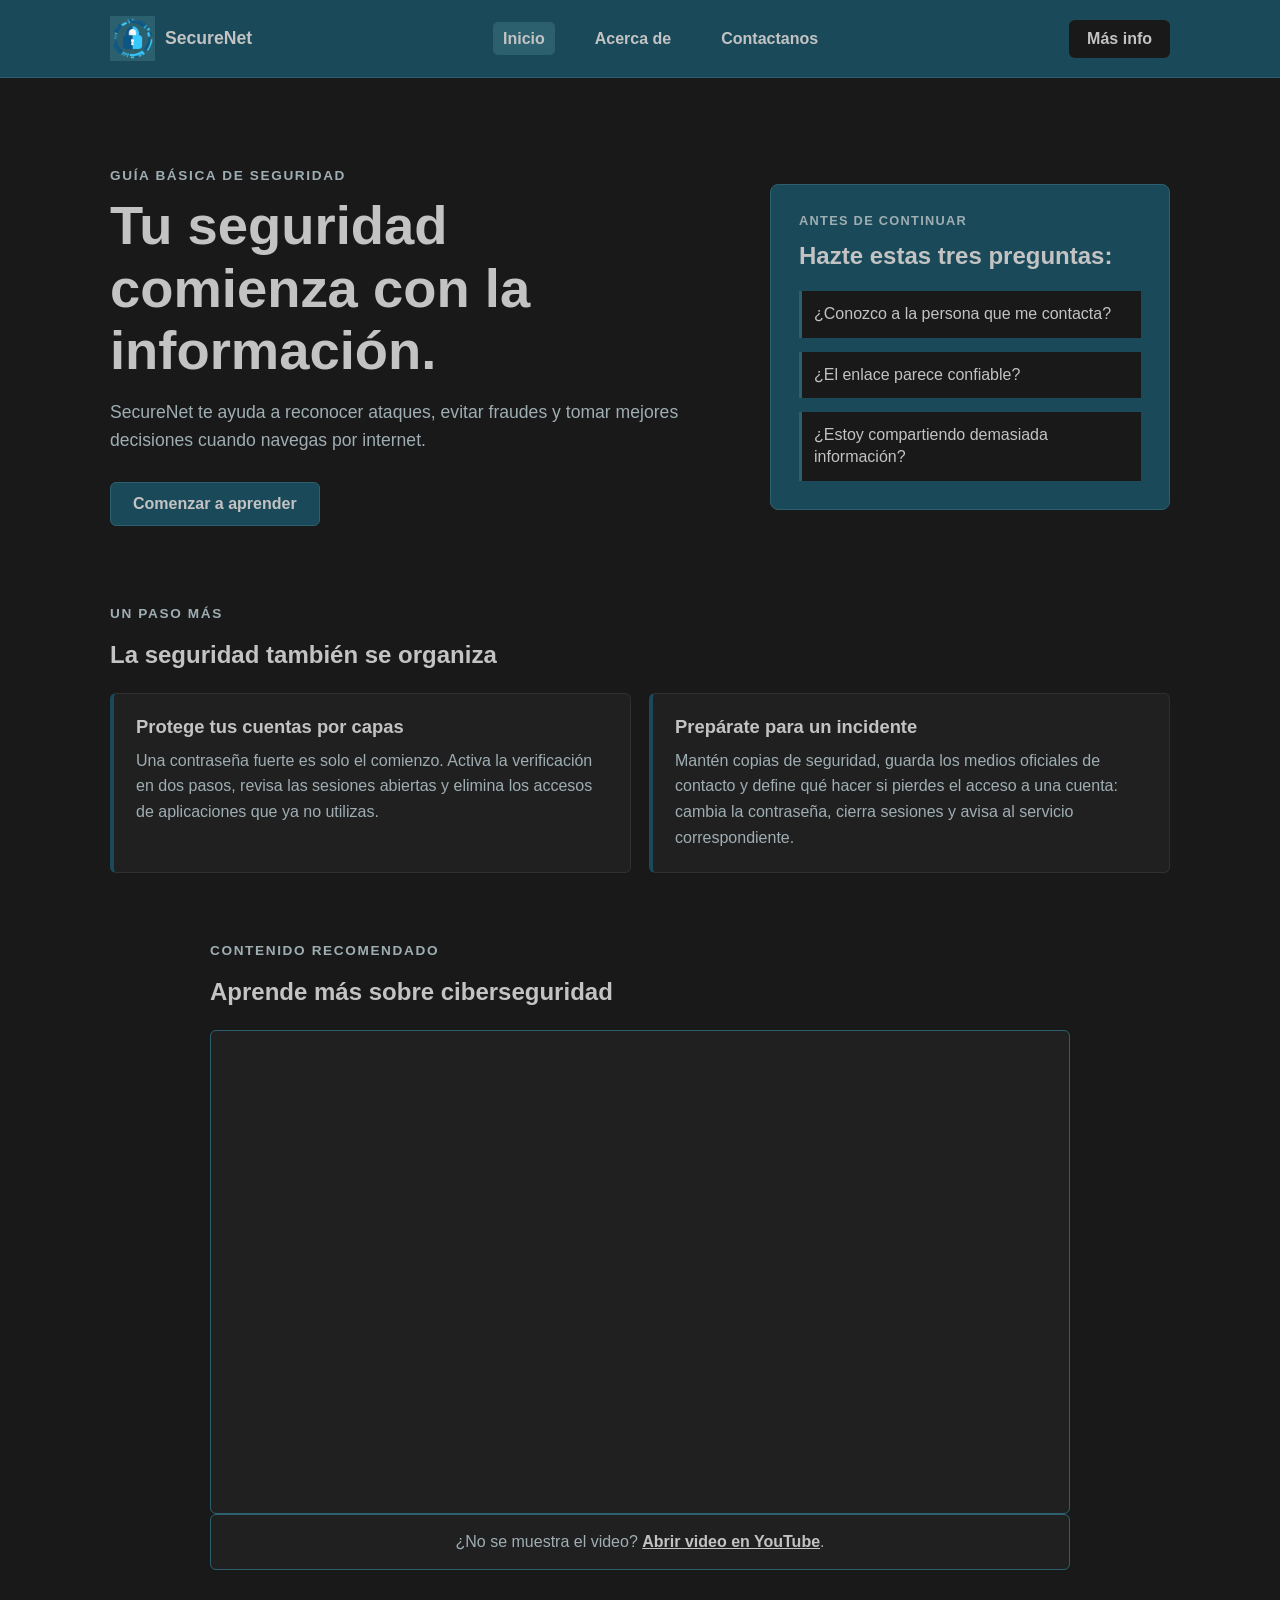
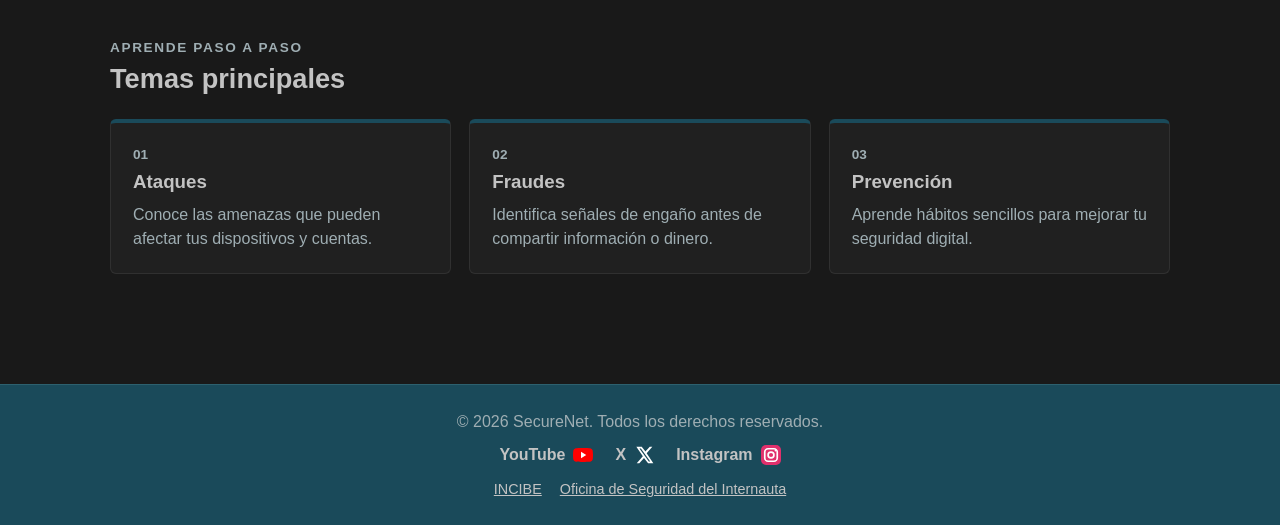
<file: index.html>
<!DOCTYPE html>
<html lang="en">
    <head>
        <meta charset="UTF-8">
        <meta name="viewport" content="width=device-width, initial-scale=1.0">

        <title>SecureNet</title>

        <!-- Hoja de estilos principal -->
        <link rel="stylesheet" href="CSS/css.css">
    </head>

    <body>
        <!-- Barra de navegación principal -->
        <nav class="nav" aria-label="Navegación principal">
            <div class="nav-container">
                <a href="index.html" class="brand">
                    <img src="IMG/logo.png" alt="Logo de SecureNet">
                    <span>SecureNet</span>
                </a>

                <ul class="nav-links">
                    <li><a class="active" href="index.html">Inicio</a></li>
                    <li><a href="about.html">Acerca de</a></li>
                    <li><a href="contact.html">Contactanos</a></li>
                </ul>

                <a class="nav-button" href="#informacion">Más info</a>
            </div>
        </nav>

        <main>
            <!-- Presentación principal del sitio -->
            <section class="hero" id="presentacion">
                <div class="hero-content">
                    <p class="eyebrow">Guía básica de seguridad</p>
                    <h1>Tu seguridad comienza con la información.</h1>
                    <p class="hero-text">
                        SecureNet te ayuda a reconocer ataques, evitar fraudes y tomar mejores decisiones cuando navegas por internet.
                    </p>
                    <a class="hero-button" href="info.html">Comenzar a aprender</a>
                </div>

                <div class="hero-panel">
                    <p class="panel-label">Antes de continuar</p>
                    <h2>Hazte estas tres preguntas:</h2>
                    <ul>
                        <li>¿Conozco a la persona que me contacta?</li>
                        <li>¿El enlace parece confiable?</li>
                        <li>¿Estoy compartiendo demasiada información?</li>
                    </ul>
                </div>
            </section>

            <!-- Información adicional sobre hábitos de seguridad digital -->
            <section class="more-info" id="informacion" aria-labelledby="more-info-title">
                <div class="section-heading">
                    <p class="eyebrow">Un paso más</p>
                    <h2 id="more-info-title">La seguridad también se organiza</h2>
                </div>
                <div class="more-info-grid">
                    <article class="more-info-block">
                        <h3>Protege tus cuentas por capas</h3>
                        <p>
                            Una contraseña fuerte es solo el comienzo. Activa la verificación en dos pasos, revisa las sesiones abiertas y elimina los accesos de aplicaciones que ya no utilizas.
                        </p>
                    </article>
                    <article class="more-info-block">
                        <h3>Prepárate para un incidente</h3>
                        <p>
                            Mantén copias de seguridad, guarda los medios oficiales de contacto y define qué hacer si pierdes el acceso a una cuenta: cambia la contraseña, cierra sesiones y avisa al servicio correspondiente.
                        </p>
                    </article>
                </div>
            </section>

            <!-- Video informativo sobre ciberseguridad -->
            <section class="video-section" aria-labelledby="video-title">
                <div class="section-heading">
                    <p class="eyebrow">Contenido recomendado</p>
                    <h2 id="video-title">Aprende más sobre ciberseguridad</h2>
                </div>
                <div class="video-container">
                    <iframe width="560" height="315" src="https://www.youtube.com/embed/04eOotvqG7M?si=F395cG3tZ7GcmRjz" title="YouTube video player" frameborder="0" allow="accelerometer; autoplay; clipboard-write; encrypted-media; gyroscope; picture-in-picture; web-share" referrerpolicy="strict-origin-when-cross-origin" allowfullscreen></iframe>
                </div>
                <p class="video-fallback">
                    ¿No se muestra el video? <a href="https://www.youtube.com/watch?v=04eOotvqG7M" target="_blank" rel="noopener noreferrer">Abrir video en YouTube</a>.
                </p>
            </section>

            <!-- Resumen de los temas que ofrece el sitio -->
            <section class="topics" aria-labelledby="topics-title">
                <div class="section-heading">
                    <p class="eyebrow">Aprende paso a paso</p>
                    <h2 id="topics-title">Temas principales</h2>
                </div>
                <div class="topic-grid">
                    <a href="info.html#ataques" class="topic-card">
                        <span class="topic-number">01</span>
                        <h3>Ataques</h3>
                        <p>Conoce las amenazas que pueden afectar tus dispositivos y cuentas.</p>
                    </a>
                    <a href="info.html#fraudes" class="topic-card">
                        <span class="topic-number">02</span>
                        <h3>Fraudes</h3>
                        <p>Identifica señales de engaño antes de compartir información o dinero.</p>
                    </a>
                    <a href="info.html#prevencion" class="topic-card">
                        <span class="topic-number">03</span>
                        <h3>Prevención</h3>
                        <p>Aprende hábitos sencillos para mejorar tu seguridad digital.</p>
                    </a>
                </div>
            </section>
        </main>

        <!-- Pie de página con copyright y redes sociales -->
        <footer class="footer">
            <p>&copy; 2026 SecureNet. Todos los derechos reservados.</p>
            <nav class="social-links" aria-label="Redes sociales">
                <a href="#">
                    YouTube
                    <img src="IMG/youtube.svg" alt="">
                </a>
                <a href="#">
                    X
                    <img src="IMG/xlogo.svg" alt="">
                </a>
                <a href="#">
                    Instagram
                    <img src="IMG/ig.svg" alt="">
                </a>
            </nav>
            <nav class="resource-links" aria-label="Recursos externos de ciberseguridad">
                <a href="https://www.incibe.es/ciudadania" target="_blank" rel="noopener noreferrer">INCIBE</a>
                <a href="https://www.osi.es/es" target="_blank" rel="noopener noreferrer">Oficina de Seguridad del Internauta</a>
            </nav>
        </footer>
    </body>
</html>
</file>
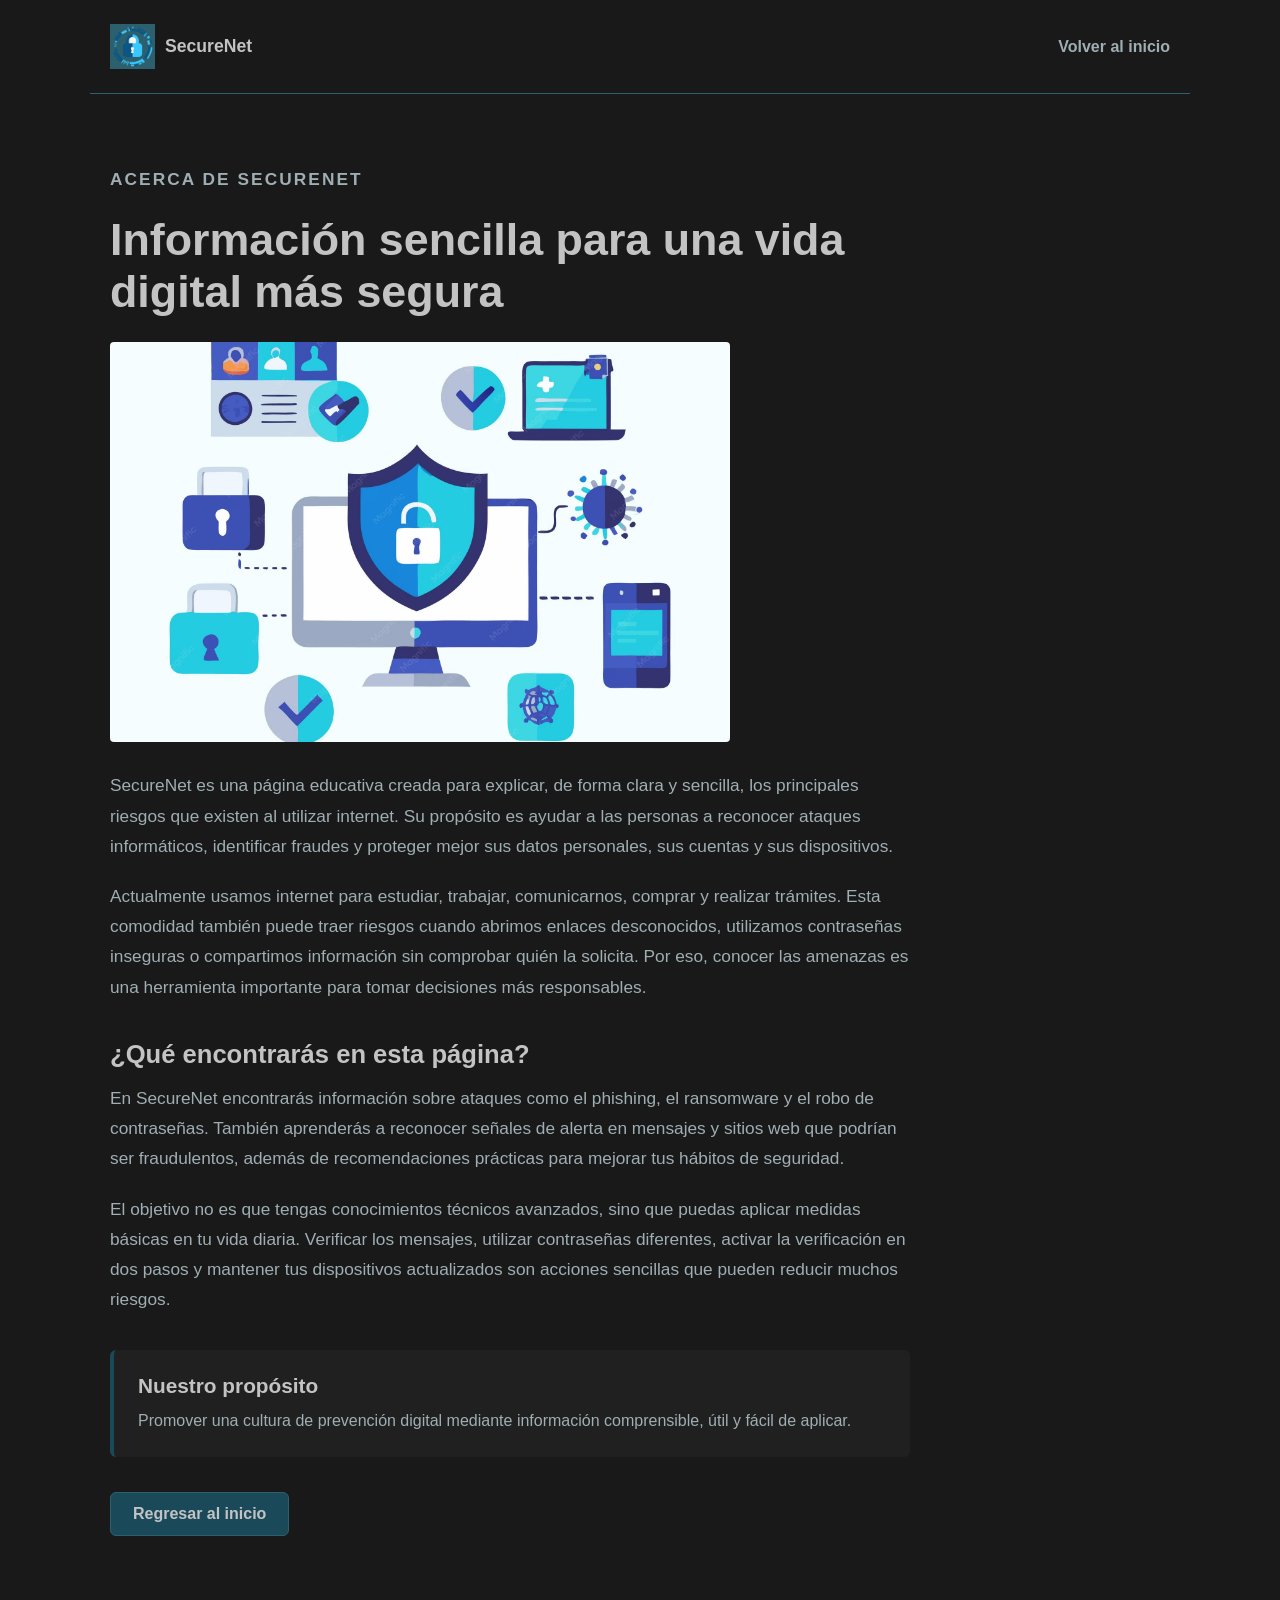
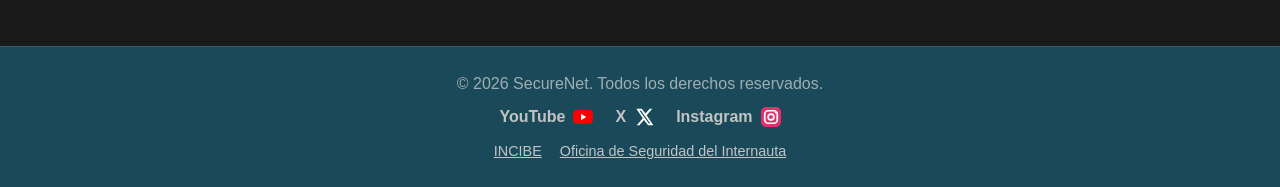
<file: about.html>
<!DOCTYPE html>
<html lang="es">
    <head>
        <meta charset="UTF-8">
        <meta name="viewport" content="width=device-width, initial-scale=1.0">

        <title>Acerca de | SecureNet</title>

        <link rel="stylesheet" href="CSS/css.css">
    </head>
    <body>
        <!-- Encabezado de la página -->
        <header class="info-header">
            <a class="brand" href="index.html">
                <img src="IMG/logo.png" alt="Logo de SecureNet">
                <span>SecureNet</span>
            </a>
            <a class="back-link" href="index.html">Volver al inicio</a>
        </header>

        <main class="info-page">
            <!-- Presentación del propósito de SecureNet -->
            <section class="about-content">
                <p class="eyebrow">Acerca de SecureNet</p>
                <h1>Información sencilla para una vida digital más segura</h1>
                <img src="IMG/ciber.png" alt="Seguridad cibernética">
                <p>
                    SecureNet es una página educativa creada para explicar, de forma clara y sencilla, los principales riesgos que existen al utilizar internet. Su propósito es ayudar a las personas a reconocer ataques informáticos, identificar fraudes y proteger mejor sus datos personales, sus cuentas y sus dispositivos.
                </p>

                <p>
                    Actualmente usamos internet para estudiar, trabajar, comunicarnos, comprar y realizar trámites. Esta comodidad también puede traer riesgos cuando abrimos enlaces desconocidos, utilizamos contraseñas inseguras o compartimos información sin comprobar quién la solicita. Por eso, conocer las amenazas es una herramienta importante para tomar decisiones más responsables.
                </p>

                <h2>¿Qué encontrarás en esta página?</h2>

                <p>
                    En SecureNet encontrarás información sobre ataques como el phishing, el ransomware y el robo de contraseñas. También aprenderás a reconocer señales de alerta en mensajes y sitios web que podrían ser fraudulentos, además de recomendaciones prácticas para mejorar tus hábitos de seguridad.
                </p>

                <p>
                    El objetivo no es que tengas conocimientos técnicos avanzados, sino que puedas aplicar medidas básicas en tu vida diaria. Verificar los mensajes, utilizar contraseñas diferentes, activar la verificación en dos pasos y mantener tus dispositivos actualizados son acciones sencillas que pueden reducir muchos riesgos.
                </p>

                <div class="about-highlight">
                    <h2>Nuestro propósito</h2>
                    <p>
                        Promover una cultura de prevención digital mediante información comprensible, útil y fácil de aplicar.
                    </p>
                </div>
            </section>

            <a class="hero-button info-button" href="index.html">Regresar al inicio</a>
        </main>

        <!-- Pie de página con copyright y redes sociales -->
        <footer class="footer">
            <p>&copy; 2026 SecureNet. Todos los derechos reservados.</p>
            <nav class="social-links" aria-label="Redes sociales">
                <a href="#">
                    YouTube
                    <img src="IMG/youtube.svg" alt="">
                </a>
                <a href="#">
                    X
                    <img src="IMG/xlogo.svg" alt="">
                </a>
                <a href="#">
                    Instagram
                    <img src="IMG/ig.svg" alt="">
                </a>
            </nav>
            <nav class="resource-links" aria-label="Recursos externos de ciberseguridad">
                <a href="https://www.incibe.es/ciudadania" target="_blank" rel="noopener noreferrer">INCIBE</a>
                <a href="https://www.osi.es/es" target="_blank" rel="noopener noreferrer">Oficina de Seguridad del Internauta</a>
            </nav>
        </footer>
    </body>
</html>
</file>
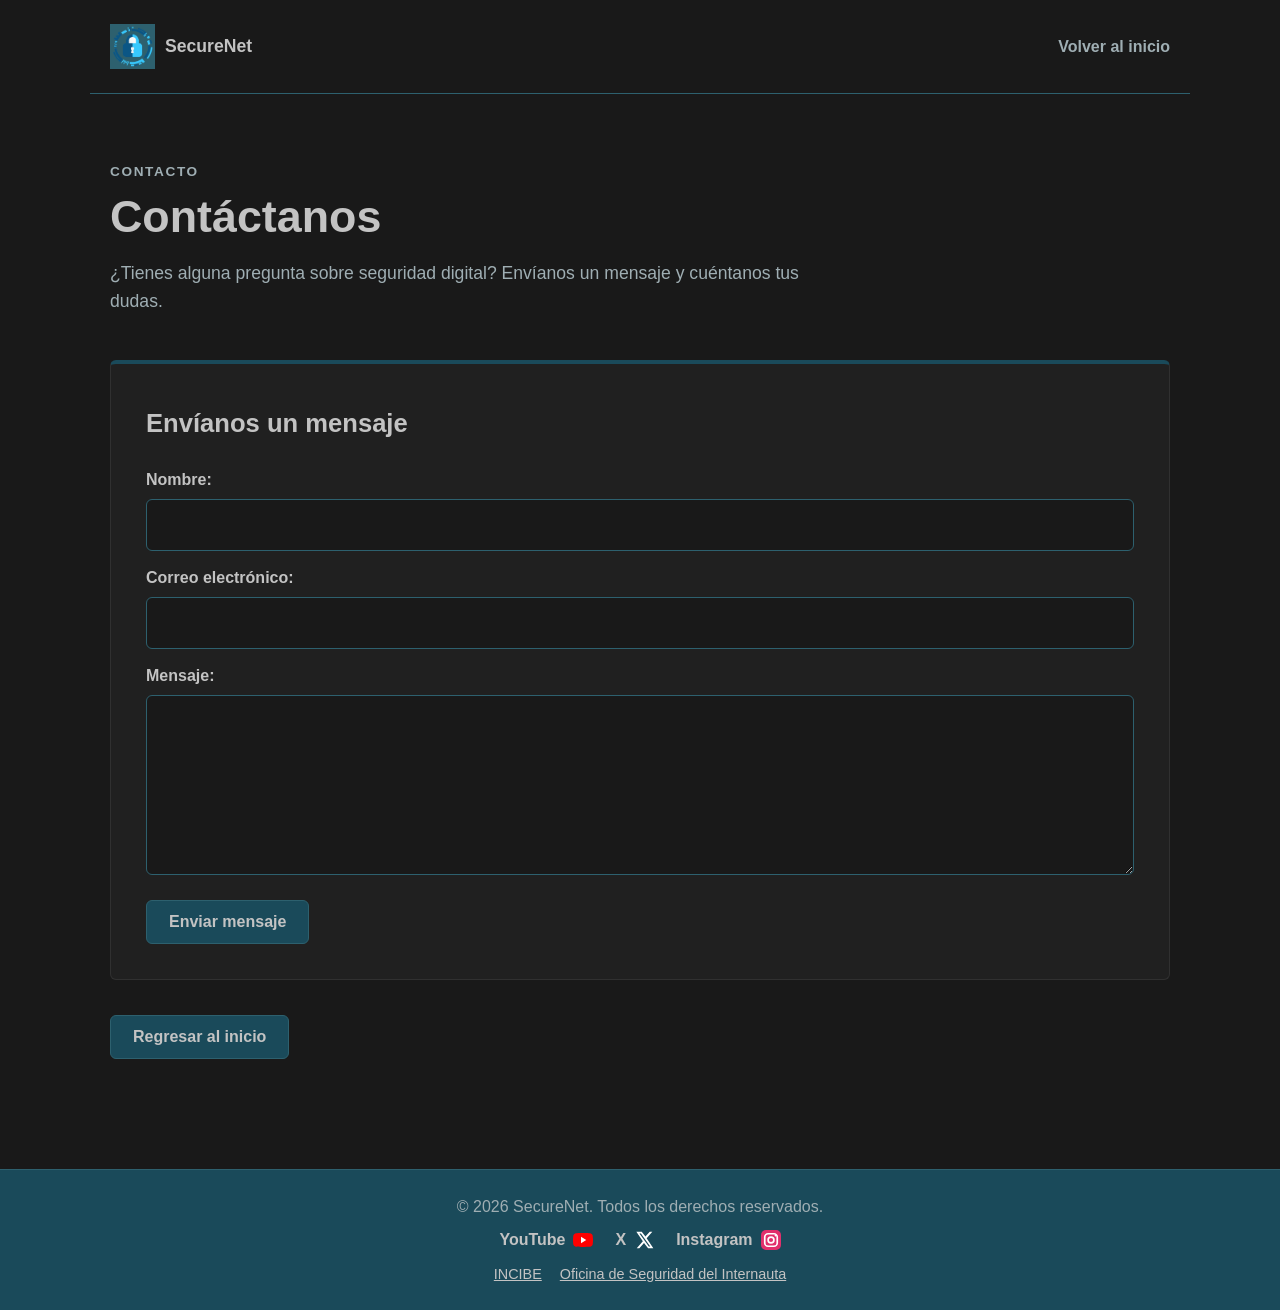
<file: contact.html>
<!DOCTYPE html>
<html lang="es">
    <head>
        <meta charset="UTF-8">
        <meta name="viewport" content="width=device-width, initial-scale=1.0">

        <title>Contacto | SecureNet</title>

        <link rel="stylesheet" href="CSS/css.css">
    </head>

    <body>

        <header class="info-header">

            <a class="brand" href="index.html">
                <img src="IMG/logo.png" alt="Logo de SecureNet">
                <span>SecureNet</span>
            </a>

            <a class="back-link" href="index.html">
                Volver al inicio
            </a>

        </header>


        <main class="info-page">

            <section class="info-intro">

                <p class="eyebrow">Contacto</p>

                <h1>Contáctanos</h1>

                <p>
                    ¿Tienes alguna pregunta sobre seguridad digital?
                    Envíanos un mensaje y cuéntanos tus dudas.
                </p>

            </section>


            <section class="info-grid">

                <article class="info-card">

                    <h2>Envíanos un mensaje</h2>

                    <form>

                        <label for="nombre">Nombre:</label>
                        <input
                            type="text"
                            id="nombre"
                            name="nombre"
                            required
                        >

                        <label for="correo">Correo electrónico:</label>
                        <input
                            type="email"
                            id="correo"
                            name="correo"
                            required
                        >

                        <label for="mensaje">Mensaje:</label>
                        <textarea
                            id="mensaje"
                            name="mensaje"
                            rows="6"
                            required
                        ></textarea>

                        <button type="submit" class="hero-button">
                            Enviar mensaje
                        </button>

                    </form>

                </article>

            </section>


            <a class="hero-button info-button" href="index.html">
                Regresar al inicio
            </a>

        </main>


        <footer class="footer">

            <p>
                &copy; 2026 SecureNet. Todos los derechos reservados.
            </p>

            <nav class="social-links" aria-label="Redes sociales">
                <a href="#">
                    YouTube
                    <img src="IMG/youtube.svg" alt="">
                </a>
                <a href="#">
                    X
                    <img src="IMG/xlogo.svg" alt="">
                </a>
                <a href="#">
                    Instagram
                    <img src="IMG/ig.svg" alt="">
                </a>
            </nav>
            <nav class="resource-links" aria-label="Recursos externos de ciberseguridad">
                <a href="https://www.incibe.es/ciudadania" target="_blank" rel="noopener noreferrer">INCIBE</a>
                <a href="https://www.osi.es/es" target="_blank" rel="noopener noreferrer">Oficina de Seguridad del Internauta</a>
            </nav>

        </footer>

    </body>
</html>
</file>
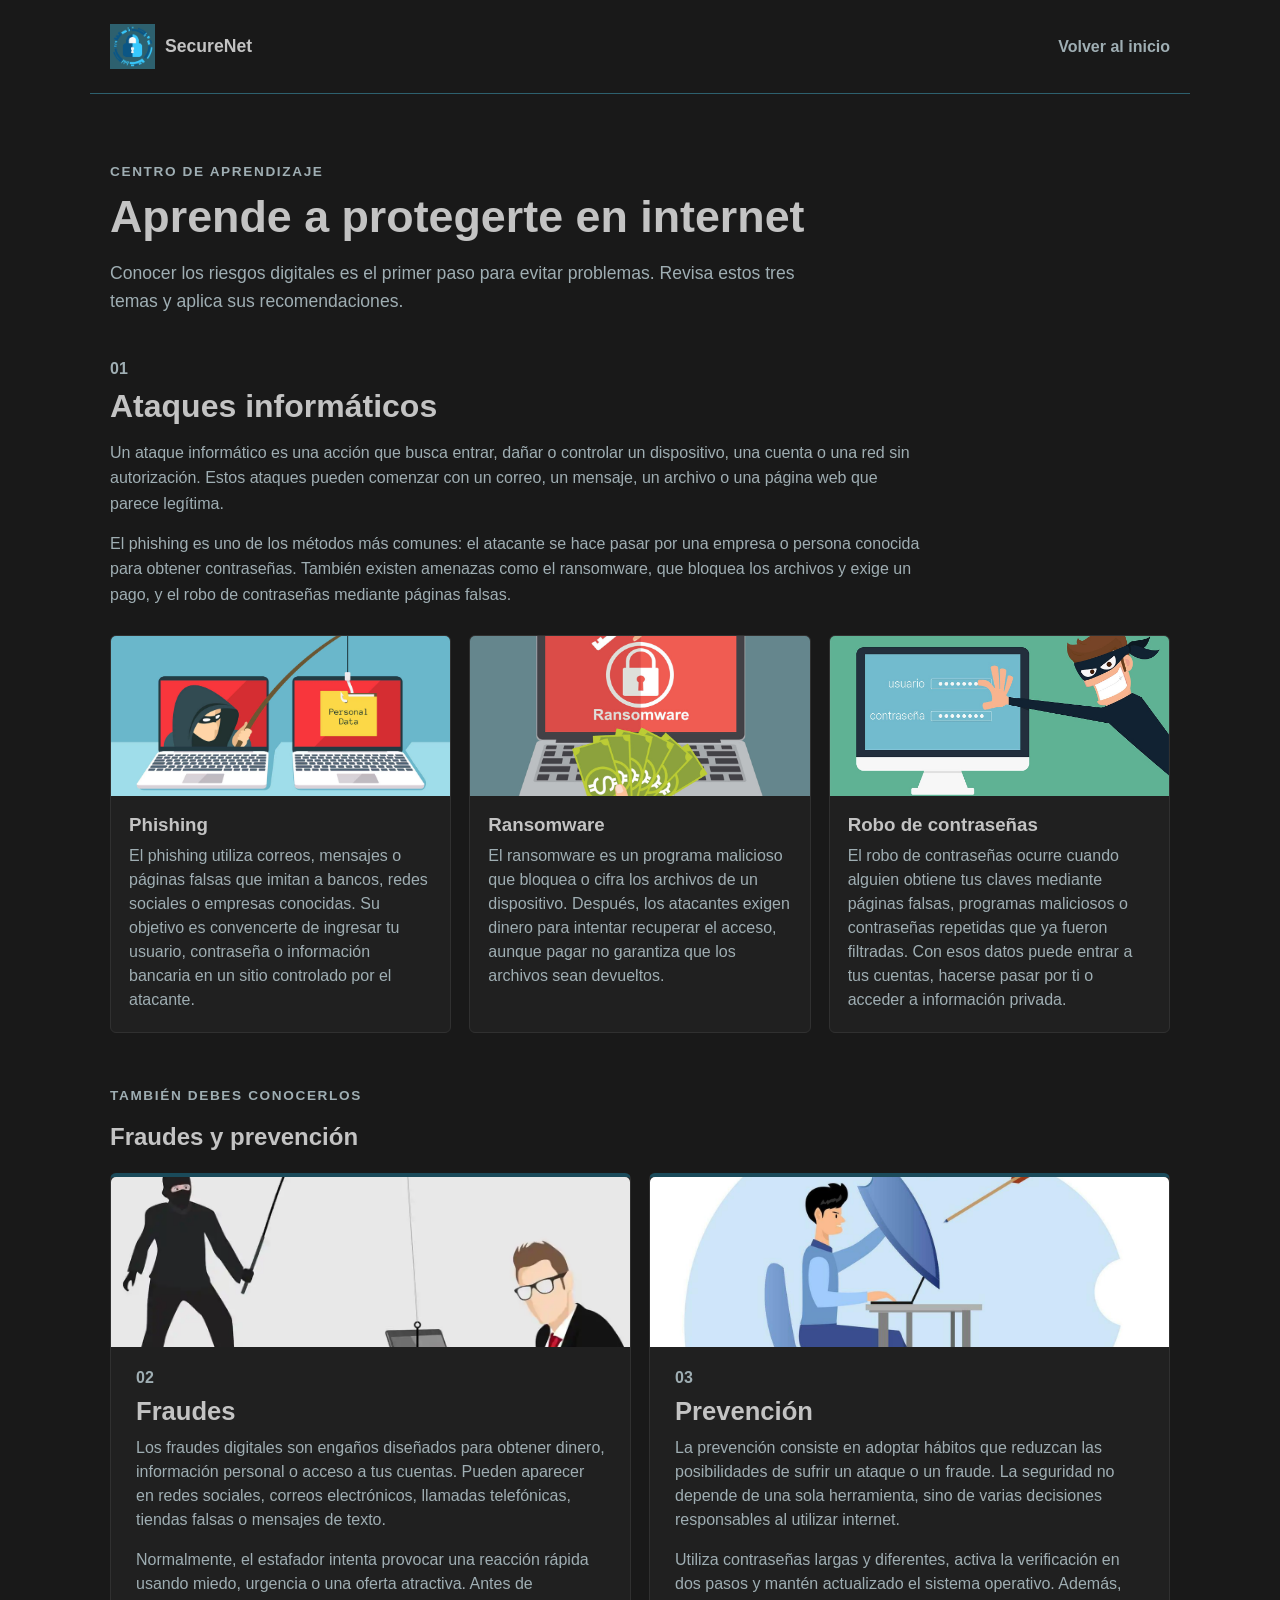
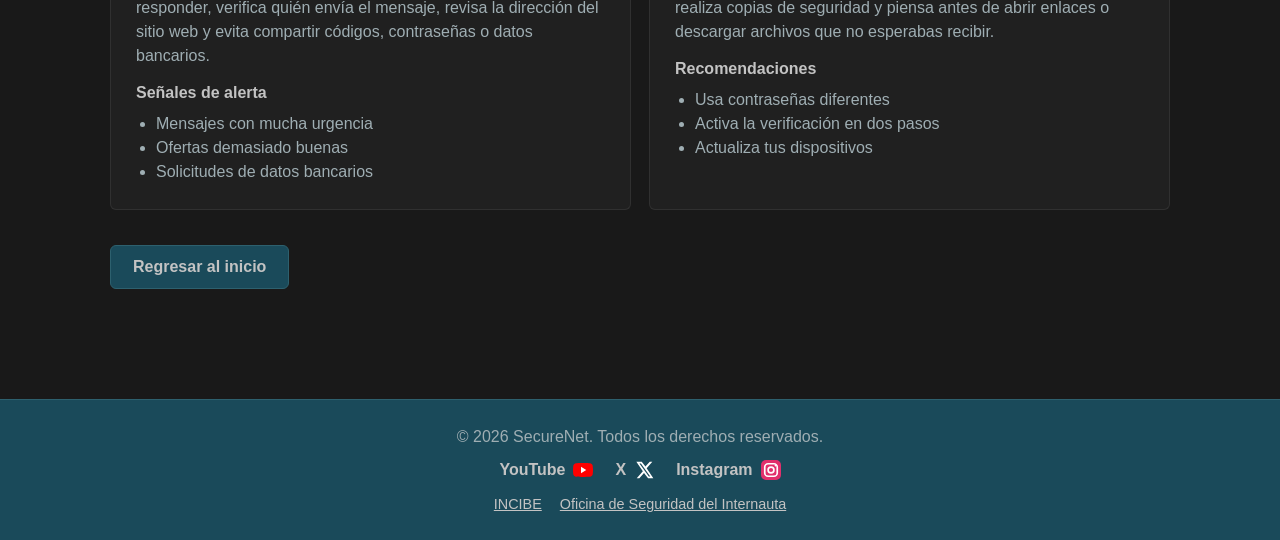
<file: info.html>
<!DOCTYPE html>
<html lang="es">
    <head>
        <meta charset="UTF-8">
        <meta name="viewport" content="width=device-width, initial-scale=1.0">

        <title>Aprende | SecureNet</title>

        <link rel="stylesheet" href="CSS/css.css">
    </head>
    <body>
        <!-- Encabezado de la página informativa -->
        <header class="info-header">
            <a class="brand" href="index.html">
                <img src="IMG/logo.png" alt="Logo de SecureNet">
                <span>SecureNet</span>
            </a>
            <a class="back-link" href="index.html">Volver al inicio</a>
        </header>

        <main class="info-page">
            <section class="info-intro">
                <p class="eyebrow">Centro de aprendizaje</p>
                <h1>Aprende a protegerte en internet</h1>
                <p>
                    Conocer los riesgos digitales es el primer paso para evitar problemas. Revisa estos tres temas y aplica sus recomendaciones.
                </p>
            </section>

            <!-- Sección de ataques informáticos -->
            <section class="attacks-section" id="ataques" aria-labelledby="attacks-title">
                <div class="attacks-description">
                    <span class="info-number">01</span>
                    <h2 id="attacks-title">Ataques informáticos</h2>
                    <p>
                        Un ataque informático es una acción que busca entrar, dañar o controlar un dispositivo, una cuenta o una red sin autorización. Estos ataques pueden comenzar con un correo, un mensaje, un archivo o una página web que parece legítima.
                    </p>
                    <p>
                        El phishing es uno de los métodos más comunes: el atacante se hace pasar por una empresa o persona conocida para obtener contraseñas. También existen amenazas como el ransomware, que bloquea los archivos y exige un pago, y el robo de contraseñas mediante páginas falsas.
                    </p>
                </div>

                <div class="attack-grid">
                    <article class="attack-card">
                        <img src="IMG/ataque_Phishing.avif" alt="Ejemplo de un ataque de phishing">
                        <h3>Phishing</h3>
                        <p>
                            El phishing utiliza correos, mensajes o páginas falsas que imitan a bancos, redes sociales o empresas conocidas. Su objetivo es convencerte de ingresar tu usuario, contraseña o información bancaria en un sitio controlado por el atacante.
                        </p>
                    </article>
                    <article class="attack-card">
                        <img src="IMG/ataque_Ransomware.jpg" alt="Ejemplo de un ataque de ransomware">
                        <h3>Ransomware</h3>
                        <p>
                            El ransomware es un programa malicioso que bloquea o cifra los archivos de un dispositivo. Después, los atacantes exigen dinero para intentar recuperar el acceso, aunque pagar no garantiza que los archivos sean devueltos.
                        </p>
                    </article>
                    <article class="attack-card">
                        <img src="IMG/ataque_RoboDeContraseña.jpg" alt="Ejemplo de robo de contraseñas">
                        <h3>Robo de contraseñas</h3>
                        <p>
                            El robo de contraseñas ocurre cuando alguien obtiene tus claves mediante páginas falsas, programas maliciosos o contraseñas repetidas que ya fueron filtradas. Con esos datos puede entrar a tus cuentas, hacerse pasar por ti o acceder a información privada.
                        </p>
                    </article>
                </div>
            </section>

            <!-- Secciones de fraudes y prevención -->
            <section class="secondary-topics" aria-labelledby="secondary-title">
                <div class="section-heading">
                    <p class="eyebrow">También debes conocerlos</p>
                    <h2 id="secondary-title">Fraudes y prevención</h2>
                </div>

                <div class="info-grid" aria-label="Fraudes y prevención">
                <article class="info-card" id="fraudes">
                    <img src="IMG/fraudes.webp" alt="Representación de un fraude digital">
                    <span class="info-number">02</span>
                    <h2>Fraudes</h2>
                    <p>
                        Los fraudes digitales son engaños diseñados para obtener dinero, información personal o acceso a tus cuentas. Pueden aparecer en redes sociales, correos electrónicos, llamadas telefónicas, tiendas falsas o mensajes de texto.
                    </p>
                    <p>
                        Normalmente, el estafador intenta provocar una reacción rápida usando miedo, urgencia o una oferta atractiva. Antes de responder, verifica quién envía el mensaje, revisa la dirección del sitio web y evita compartir códigos, contraseñas o datos bancarios.
                    </p>
                    <h3>Señales de alerta</h3>
                    <ul>
                        <li>Mensajes con mucha urgencia</li>
                        <li>Ofertas demasiado buenas</li>
                        <li>Solicitudes de datos bancarios</li>
                    </ul>
                </article>

                <article class="info-card" id="prevencion">
                    <img src="IMG/prevencion.jpg" alt="Persona protegiendo su información digital">
                    <span class="info-number">03</span>
                    <h2>Prevención</h2>
                    <p>
                        La prevención consiste en adoptar hábitos que reduzcan las posibilidades de sufrir un ataque o un fraude. La seguridad no depende de una sola herramienta, sino de varias decisiones responsables al utilizar internet.
                    </p>
                    <p>
                        Utiliza contraseñas largas y diferentes, activa la verificación en dos pasos y mantén actualizado el sistema operativo. Además, realiza copias de seguridad y piensa antes de abrir enlaces o descargar archivos que no esperabas recibir.
                    </p>
                    <h3>Recomendaciones</h3>
                    <ul>
                        <li>Usa contraseñas diferentes</li>
                        <li>Activa la verificación en dos pasos</li>
                        <li>Actualiza tus dispositivos</li>
                    </ul>
                </article>
                </div>
            </section>

            <a class="hero-button info-button" href="index.html">Regresar al inicio</a>
        </main>

        <!-- Pie de página con copyright y redes sociales -->
        <footer class="footer">
            <p>&copy; 2026 SecureNet. Todos los derechos reservados.</p>
            <nav class="social-links" aria-label="Redes sociales">
                <a href="#">
                    YouTube
                    <img src="IMG/youtube.svg" alt="">
                </a>
                <a href="#">
                    X
                    <img src="IMG/xlogo.svg" alt="">
                </a>
                <a href="#">
                    Instagram
                    <img src="IMG/ig.svg" alt="">
                </a>
            </nav>
            <nav class="resource-links" aria-label="Recursos externos de ciberseguridad">
                <a href="https://www.incibe.es/ciudadania" target="_blank" rel="noopener noreferrer">INCIBE</a>
                <a href="https://www.osi.es/es" target="_blank" rel="noopener noreferrer">Oficina de Seguridad del Internauta</a>
            </nav>
        </footer>
    </body>
</html>
</file>
<file: CSS/css.css>
/* Colores principales del proyecto */
    :root {
        --principal: #191919;
        --secundario: #1A4A5A;
        --texto: #C3C3C3;
        --texto-suave: #9FAEB3;
        --borde: #2D606E;
    }

    /* Configuración general */
    * {
        box-sizing: border-box;
    }

    html {
        scroll-behavior: smooth;
    }

    body {
        margin: 0;
        font-family: Arial, sans-serif;
        background-color: var(--principal);
        color: var(--texto);
    }

    a {
        text-decoration: none;
        color: inherit;
    }

    /* Barra de navegación */
    .nav {
        background-color: var(--secundario);
        border-bottom: 1px solid var(--borde);
        padding: 16px 0;
    }

    .nav-container {
        max-width: 1100px;
        margin: 0 auto;
        padding: 0 20px;
        display: flex;
        align-items: center;
        justify-content: space-between;
        gap: 20px;
    }

    .brand {
        font-weight: 700;
        font-size: 1.1rem;
        color: var(--texto);
    }

    .nav-links {
        list-style: none;
        display: flex;
        align-items: center;
        gap: 30px;
        margin: 0;
        padding: 0;
    }

    .nav-links a {
        color: var(--texto);
        font-weight: 600;
        padding: 8px 10px;
        border-radius: 5px;
        transition: background 0.2s ease;
    }

    .nav-links a:hover,
    .nav-links a.active {
        background-color: var(--borde);
    }

    .nav-button {
        background-color: var(--principal);
        color: var(--texto);
        padding: 10px 18px;
        border-radius: 6px;
        font-weight: 600;
    }

    /* Sección de bienvenida */
    .hero {
        max-width: 1100px;
        margin: 0 auto;
        padding: 90px 20px 80px;
        display: grid;
        grid-template-columns: 1.2fr 0.8fr;
        align-items: center;
        gap: 60px;
    }

    .eyebrow {
        margin: 0 0 12px;
        color: var(--texto-suave);
        font-size: 0.85rem;
        font-weight: 700;
        letter-spacing: 0.12em;
        text-transform: uppercase;
    }

    .hero h1 {
        margin: 0 0 15px;
        color: var(--texto);
        font-size: 3.4rem;
        line-height: 1.15;
    }

    .hero-text {
        max-width: 620px;
        margin: 0 0 28px;
        font-size: 1.1rem;
        line-height: 1.6;
        color: var(--texto-suave);
    }

    .hero-button {
        display: inline-block;
        padding: 12px 22px;
        background-color: var(--secundario);
        border: 1px solid var(--borde);
        border-radius: 6px;
        color: var(--texto);
        font-weight: 700;
    }

    .hero-panel {
        padding: 28px;
        background-color: var(--secundario);
        border: 1px solid var(--borde);
        border-radius: 8px;
    }

    .panel-label {
        margin: 0 0 12px;
        color: var(--texto-suave);
        font-size: 0.8rem;
        font-weight: 700;
        letter-spacing: 0.1em;
        text-transform: uppercase;
    }

    .hero-panel h2 {
        margin: 0 0 20px;
        color: var(--texto);
        font-size: 1.5rem;
        line-height: 1.3;
    }

    .hero-panel ul {
        display: grid;
        gap: 14px;
        margin: 0;
        padding: 0;
        list-style: none;
    }

    .hero-panel li {
        padding: 12px;
        background-color: var(--principal);
        border-left: 3px solid var(--borde);
        color: var(--texto);
        line-height: 1.4;
    }

    .hero-button:hover,
    .nav-button:hover {
        background-color: var(--borde);
    }

    /* Información adicional */
    .more-info {
        max-width: 1100px;
        margin: 0 auto;
        padding: 0 20px 70px;
    }

    .more-info-grid {
        display: grid;
        grid-template-columns: repeat(2, 1fr);
        gap: 18px;
    }

    .more-info-block {
        padding: 22px;
        background-color: #202020;
        border: 1px solid #303030;
        border-left: 4px solid var(--secundario);
        border-radius: 6px;
    }

    .more-info-block h3 {
        margin: 0 0 10px;
        color: var(--texto);
        font-size: 1.15rem;
    }

    .more-info-block p {
        margin: 0;
        color: var(--texto-suave);
        line-height: 1.6;
    }

    /* Video informativo */
    .video-section {
        max-width: 900px;
        margin: 0 auto;
        padding: 0 20px 70px;
    }

    .video-container {
        overflow: hidden;
        width: 100%;
        aspect-ratio: 16 / 9;
        background-color: #202020;
        border: 1px solid var(--borde);
        border-radius: 6px;
    }

    .video-container iframe {
        display: block;
        width: 100%;
        height: 100%;
        border: 0;
    }

    .video-fallback {
        margin: 0;
        padding: 18px;
        background-color: #202020;
        border: 1px solid var(--borde);
        border-radius: 6px;
        color: var(--texto-suave);
        font-size: 1rem;
        text-align: center;
    }

    .video-fallback a {
        color: var(--texto);
        font-weight: 700;
        text-decoration: underline;
    }

    /* Tarjetas de temas principales */
    .topics {
        max-width: 1100px;
        margin: 0 auto;
        padding: 0 20px 70px;
        text-align: center;
    }

    .topics h2 {
        margin: 0 0 24px;
        color: var(--texto);
        font-size: 1.7rem;
    }

    .section-heading {
        margin-bottom: 24px;
        text-align: left;
    }

    .section-heading .eyebrow {
        margin-bottom: 8px;
    }

    .topic-grid {
        display: grid;
        grid-template-columns: repeat(3, 1fr);
        gap: 18px;
        text-align: left;
    }

    .topic-card {
        padding: 22px;
        background-color: #202020;
        border: 1px solid #303030;
        border-top: 4px solid var(--secundario);
        border-radius: 6px;
        transition: 0.3s;
    }

    .topic-card:hover {
        transform: translateY(-5px);
    }

    .topic-card h3 {
        margin: 8px 0 10px;
        color: var(--texto);
    }

    .topic-number {
        color: var(--texto-suave);
        font-size: 0.85rem;
        font-weight: 700;
    }

    .topic-card p {
        margin: 0;
        color: var(--texto-suave);
        line-height: 1.5;
    }

    /* Página de información */
    .info-header {
        max-width: 1100px;
        margin: 0 auto;
        padding: 24px 20px;
        display: flex;
        align-items: center;
        justify-content: space-between;
        border-bottom: 1px solid var(--borde);
    }

    .back-link {
        color: var(--texto-suave);
        font-weight: 600;
    }

    .back-link:hover {
        color: var(--texto);
    }

    .info-page {
        max-width: 1100px;
        margin: 0 auto;
        padding: 70px 20px;
    }

    .info-intro {
        max-width: 720px;
        margin-bottom: 45px;
    }

    .info-intro h1 {
        margin: 0 0 16px;
        color: var(--texto);
        font-size: 2.8rem;
        line-height: 1.15;
    }

    .info-intro > p:last-child {
        margin: 0;
        color: var(--texto-suave);
        font-size: 1.1rem;
        line-height: 1.6;
    }

    .info-grid {
        display: grid;
        grid-template-columns: repeat(3, 1fr);
        gap: 18px;
    }

    .info-card {
        padding: 25px;
        background-color: #202020;
        border: 1px solid #303030;
        border-top: 4px solid var(--secundario);
        border-radius: 6px;
    }

    .info-card img {
        display: block;
        height: 170px;
        margin: -25px -25px 22px;
        width: calc(100% + 50px);
        object-fit: cover;
        border-radius: 5px 5px 0 0;
    }

    .info-number {
        color: var(--texto-suave);
        font-weight: 700;
    }

    .info-card h2 {
        margin: 10px 0;
        color: var(--texto);
        font-size: 1.6rem;
    }

    .info-card p,
    .info-card li {
        color: var(--texto-suave);
        line-height: 1.5;
    }

    .info-card p {
        margin: 0 0 16px;
    }

    .info-card h3 {
        margin: 0 0 10px;
        color: var(--texto);
        font-size: 1rem;
    }

    .info-card ul {
        margin: 0;
        padding-left: 20px;
    }

    .info-button {
        margin-top: 35px;
    }

    /* Pie de página */
    .footer {
        margin-top: 40px;
        padding: 28px 20px;
        background-color: var(--secundario);
        border-top: 1px solid var(--borde);
        color: var(--texto-suave);
        text-align: center;
    }

    .footer p {
        margin: 0 0 14px;
    }

    .social-links {
        display: flex;
        justify-content: center;
        gap: 22px;
    }

    .social-links a {
        color: var(--texto);
        font-weight: 600;
        display: flex;
        align-items: center;
        gap: 8px;
    }
    
    .social-links img {
        width: 20px;
        height: 20px;
        object-fit: contain;
    }
    
    .social-links a:hover {
        color: #ffffff;
        text-decoration: underline;
    }

    .resource-links {
        display: flex;
        justify-content: center;
        gap: 18px;
        margin-top: 16px;
        font-size: 0.9rem;
    }

    .resource-links a {
        color: var(--texto);
        text-decoration: underline;
    }

    .resource-links a:hover {
        color: #ffffff;
    }

    /* Página Acerca de */
    .about-content {
        max-width: 800px;
    }

    .about-content h1 {
        margin: 0 0 25px;
        color: var(--texto);
        font-size: 2.8rem;
        line-height: 1.15;
    }

    .about-content > img {
        display: block;
        width: 100%;
        max-width: 620px;
        height: 400px;
        margin: 0 0 28px;
        border-radius: 4px;
        object-fit: cover;
    }

    .about-content h2 {
        margin: 38px 0 14px;
        color: var(--texto);
        font-size: 1.6rem;
    }

    .about-content > p {
        margin: 0 0 20px;
        color: var(--texto-suave);
        font-size: 1.08rem;
        line-height: 1.75;
    }

    .about-highlight {
        margin-top: 35px;
        padding: 24px;
        background-color: #202020;
        border-left: 4px solid var(--secundario);
        border-radius: 6px;
    }

    .about-highlight h2 {
        margin: 0 0 10px;
        font-size: 1.3rem;
    }

    .about-highlight p {
        margin: 0;
        color: var(--texto-suave);
        line-height: 1.6;
    }

    /* Página de contacto vacía */
    .contact-empty {
        min-height: 420px;
        display: flex;
        align-items: center;
        justify-content: center;
        padding: 40px 20px;
    }

    .secondary-topics {
        padding-top: 10px;
    }

    .secondary-topics .section-heading {
        margin-bottom: 22px;
    }

    .secondary-topics .info-grid {
        grid-template-columns: repeat(2, 1fr);
    }

    /* Sección destacada de ataques */
    .attacks-section {
        margin-bottom: 45px;
    }

    .attacks-description {
        max-width: 820px;
        margin-bottom: 28px;
    }

    .attacks-description h2 {
        margin: 10px 0 15px;
        color: var(--texto);
        font-size: 2rem;
    }

    .attacks-description p {
        margin: 0 0 14px;
        color: var(--texto-suave);
        line-height: 1.6;
    }

    .attack-grid {
        display: grid;
        grid-template-columns: repeat(3, 1fr);
        gap: 18px;
    }

    .attack-card {
        overflow: hidden;
        background-color: #202020;
        border: 1px solid #303030;
        border-radius: 6px;
    }

    .attack-card img {
        display: block;
        width: 100%;
        height: 160px;
        object-fit: cover;
    }

    .attack-card h3,
    .attack-card p {
        margin-left: 18px;
        margin-right: 18px;
    }

    .attack-card h3 {
        margin-top: 18px;
        margin-bottom: 8px;
        color: var(--texto);
    }

    .attack-card p {
        margin-top: 0;
        margin-bottom: 20px;
        color: var(--texto-suave);
        line-height: 1.5;
    }
/* Formulario de contacto */

.info-page .info-grid:has(.info-card form) {
    grid-template-columns: 1fr;
}

.info-page .info-grid:has(.info-card form) .info-card {
    width: 100%;
    padding: 35px;
}

.info-page .info-card form {
    display: flex;
    flex-direction: column;
    gap: 10px;
    margin-top: 25px;
}

.info-page .info-card form label {
    margin-top: 8px;
    color: var(--texto);
    font-weight: 600;
}

.info-page .info-card form input,
.info-page .info-card form textarea {
    width: 100%;
    padding: 16px;
    background-color: #191919;
    border: 1px solid var(--borde);
    border-radius: 6px;
    color: var(--texto);
    font-size: 16px;
    font-family: Arial, sans-serif;
}

.info-page .info-card form textarea {
    min-height: 180px;
    resize: vertical;
}

.info-page .info-card form input:focus,
.info-page .info-card form textarea:focus {
    outline: none;
    border-color: var(--texto-suave);
}

.info-page .info-card form button {
    align-self: flex-start;
    margin-top: 15px;
    padding: 12px 22px;
    background-color: var(--secundario);
    border: 1px solid var(--borde);
    border-radius: 6px;
    color: var(--texto);
    font-size: 16px;
    font-weight: 700;
    cursor: pointer;
}

.info-page .info-card form button:hover {
    background-color: var(--borde);
}
.brand {
    display: flex;
    align-items: center;
    gap: 10px;
    font-weight: 700;
    font-size: 1.1rem;
    color: var(--texto);
}

.brand img {
    width: 45px;
    height: 45px;
    object-fit: contain;
    background-color: #2D606E;
}
</file>
